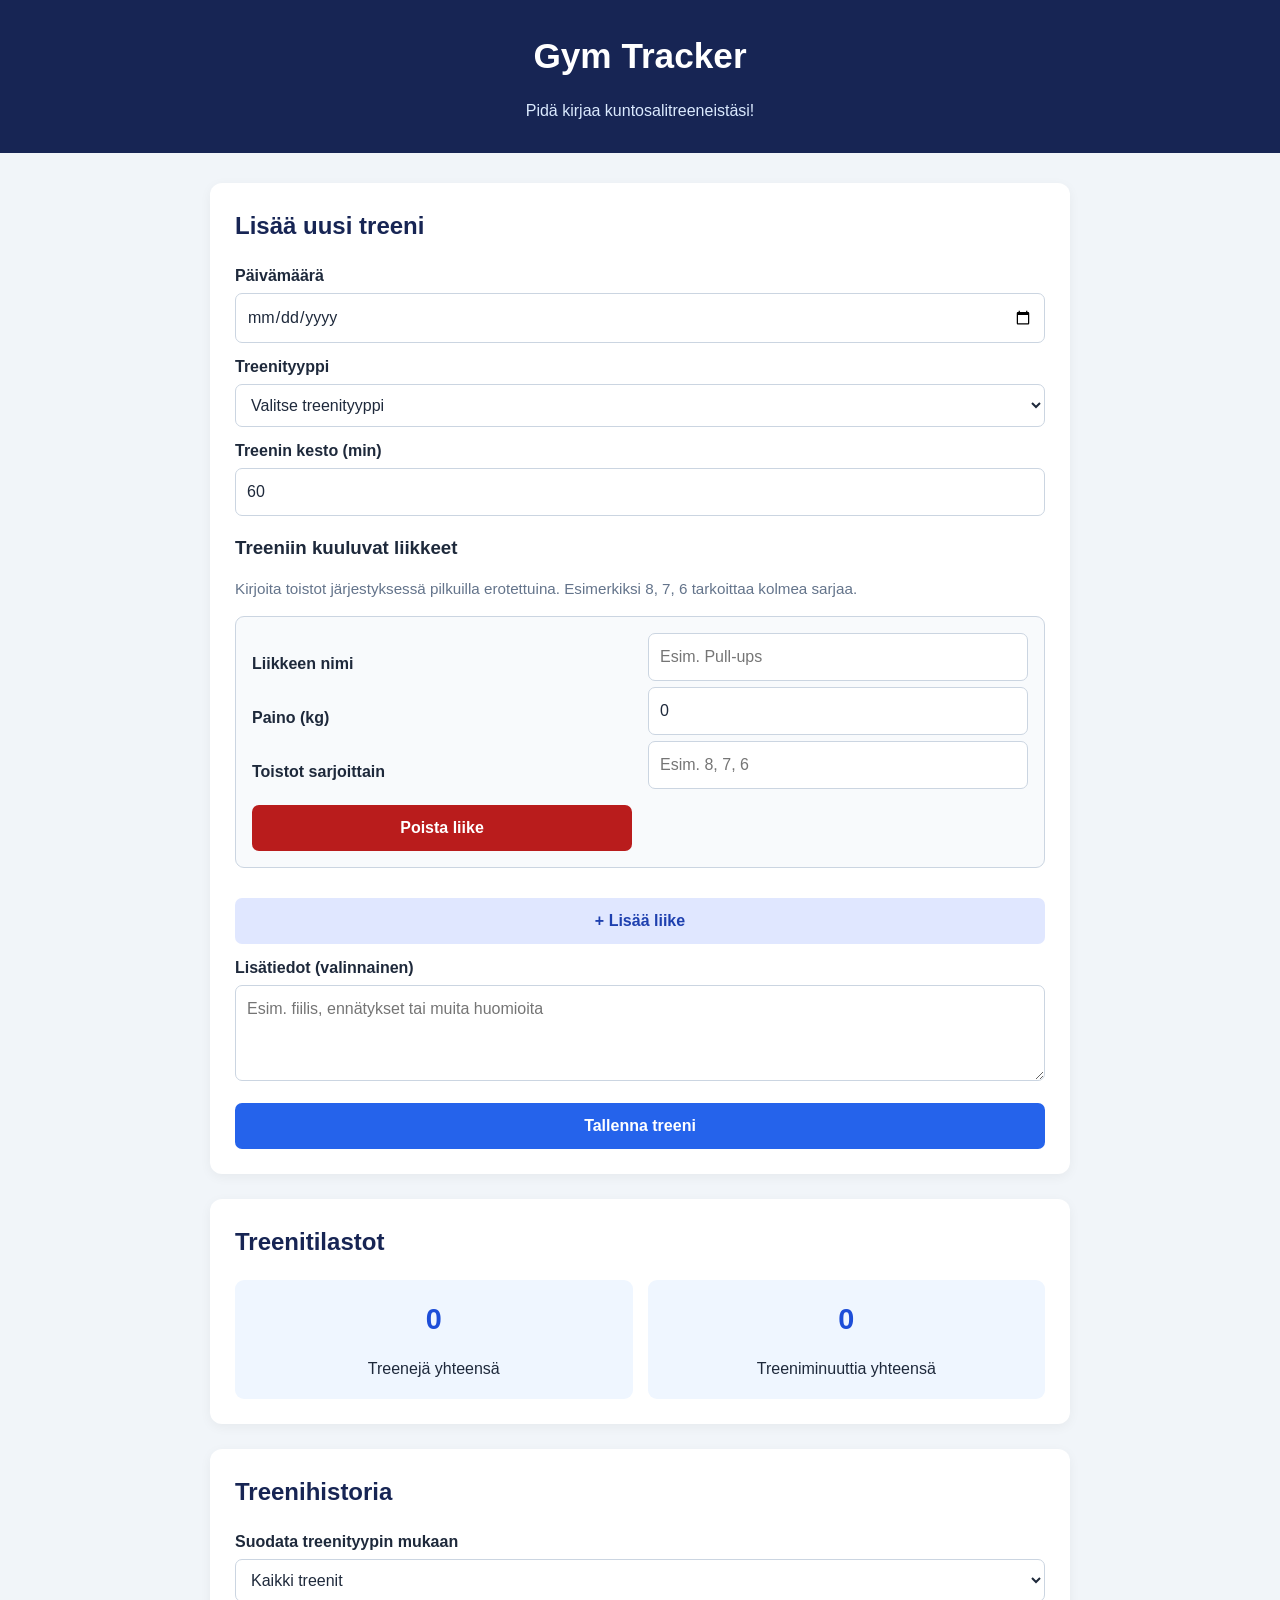
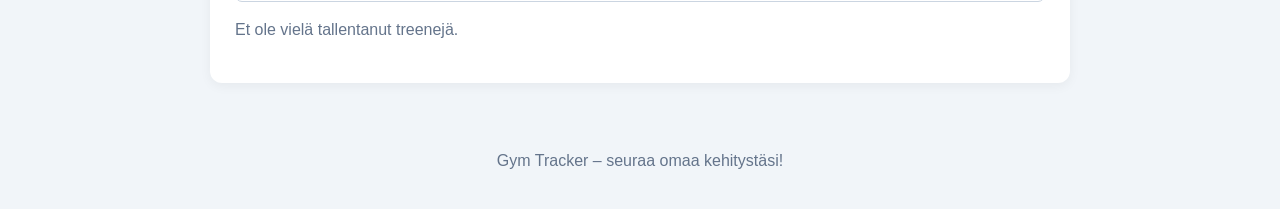
<file: Project 1/index.html>
<!DOCTYPE html>
<html lang="fi">
<head>
    <meta charset="UTF-8">
    <meta name="viewport" content="width=device-width, initial-scale=1.0">
    <title>Gym Tracker</title>
    <link rel="stylesheet" href="styles.css">
    <script src="script.js" defer></script>
</head>
<body>
    <header>
        <h1>Gym Tracker</h1>
        <p>Pidä kirjaa kuntosalitreeneistäsi!</p>
    </header>

    <main>
        <section class="card">
            <h2>Lisää uusi treeni</h2>

            <form id="workout-form">
                <label for="workout-date">Päivämäärä</label>
                <input type="date" id="workout-date" required>

                <label for="workout-type">Treenityyppi</label>
                <select id="workout-type" required>
                    <option value="">Valitse treenityyppi</option>
                    <option value="Pull">Pull</option>
                    <option value="Push">Push</option>
                    <option value="Legs">Legs</option>
                    <option value="Upper body">Upper body</option>
                    <option value="Lower body">Lower body</option>
                    <option value="Full body">Full body</option>
                    <option value="Cardio">Cardio</option>
                    <option value="Muu">Muu</option>
                </select>

                <div id="custom-type-container" hidden>
                    <label for="custom-type">Oma treenityyppi</label>
                    <input
                        type="text"
                        id="custom-type"
                        placeholder="Esim. Shoulders"
                    >
                </div>

                <label for="duration">Treenin kesto (min)</label>
                <input
                    type="number"
                    id="duration"
                    min="1"
                    max="600"
                    value="60"
                    required
                >

                <h3>Treeniin kuuluvat liikkeet</h3>
                <p class="help-text">
                    Kirjoita toistot järjestyksessä pilkuilla erotettuina.
                    Esimerkiksi 8, 7, 6 tarkoittaa kolmea sarjaa.
                </p>

                <div id="exercise-list"></div>

                <button type="button" id="add-exercise" class="secondary-button">
                    + Lisää liike
                </button>

                <label for="workout-notes">Lisätiedot (valinnainen)</label>
                <textarea
                    id="workout-notes"
                    rows="3"
                    placeholder="Esim. fiilis, ennätykset tai muita huomioita"
                ></textarea>

                <button type="submit">Tallenna treeni</button>
            </form>
        </section>

        <section class="card">
            <h2>Treenitilastot</h2>
            <div class="stats">
                <div class="stat">
                    <span id="workout-count">0</span>
                    <p>Treenejä yhteensä</p>
                </div>
                <div class="stat">
                    <span id="total-minutes">0</span>
                    <p>Treeniminuuttia yhteensä</p>
                </div>
            </div>
        </section>

        <section class="card">
            <h2>Treenihistoria</h2>

            <label for="history-filter">Suodata treenityypin mukaan</label>
            <select id="history-filter">
                <option value="all">Kaikki treenit</option>
                <option value="Pull">Pull</option>
                <option value="Push">Push</option>
                <option value="Legs">Legs</option>
                <option value="Upper body">Upper body</option>
                <option value="Lower body">Lower body</option>
                <option value="Full body">Full body</option>
                <option value="Cardio">Cardio</option>
                <option value="Muu">Muu</option>
            </select>

            <ul id="workout-history"></ul>
            <p id="empty-message">Et ole vielä tallentanut treenejä.</p>
        </section>
    </main>

    <footer>
        <p>Gym Tracker – seuraa omaa kehitystäsi!</p>
    </footer>
</body>
</html>
</file>
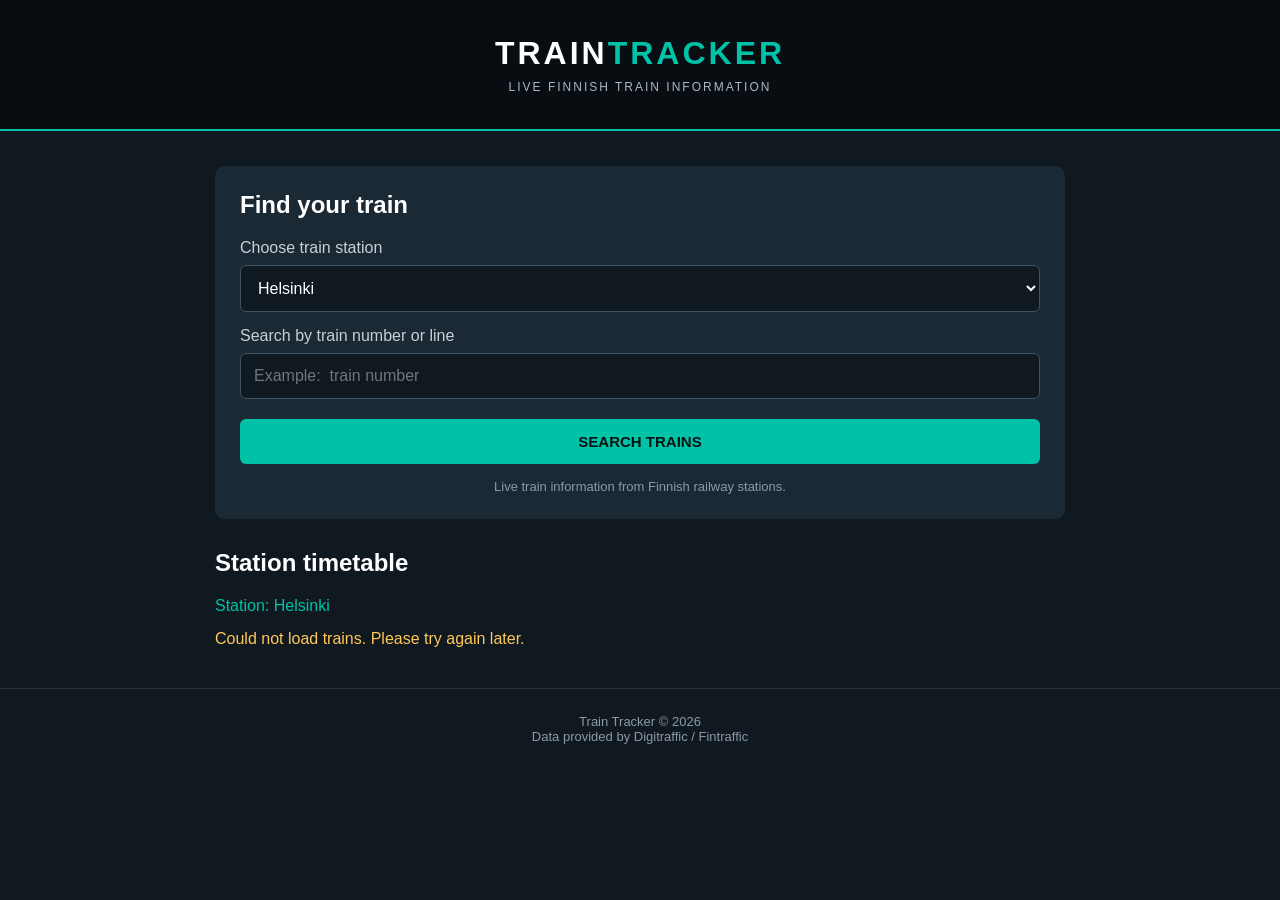
<file: Project2/index.html>
<!DOCTYPE html>
<html lang="en">
<head>
    <meta charset="UTF-8">
    <meta name="viewport" content="width=device-width, initial-scale=1.0">
    <title>Train Tracker</title>
    <link rel="stylesheet" href="styles.css">
    <script src="script.js" defer></script>
</head>
<body>

    <header>
        <h1>TRAIN<span>TRACKER</span></h1>
        <p>LIVE FINNISH TRAIN INFORMATION</p>
    </header>

    <main>
        <section class="search-box">
            <h2>Find your train</h2>

            <label for="station">Choose train station</label>
            <select id="station">
                <option value="HKI">Helsinki</option>
                <option value="PSL">Pasila</option>
                <option value="TKL">Tikkurila</option>
                <option value="TPE">Tampere</option>
            </select>

            <label for="search">Search by train number or line</label>
            <input
                id="search"
                type="text"
                placeholder="Example:  train number"
            >

            <button id="search-button">SEARCH TRAINS</button>

            <p class="info-text">
                Live train information from Finnish railway stations.
            </p>
        </section>

        <section class="results">
            <h2>Station timetable</h2>
            <p id="station-name">Choose a station to see trains.</p>
            <p id="message" aria-live="polite"></p>
            <div id="train-list"></div>
        </section>
    </main>

    <footer>
        <p>Train Tracker © 2026</p>
        <p>Data provided by Digitraffic / Fintraffic</p>
    </footer>

</body>
</html>
</file>
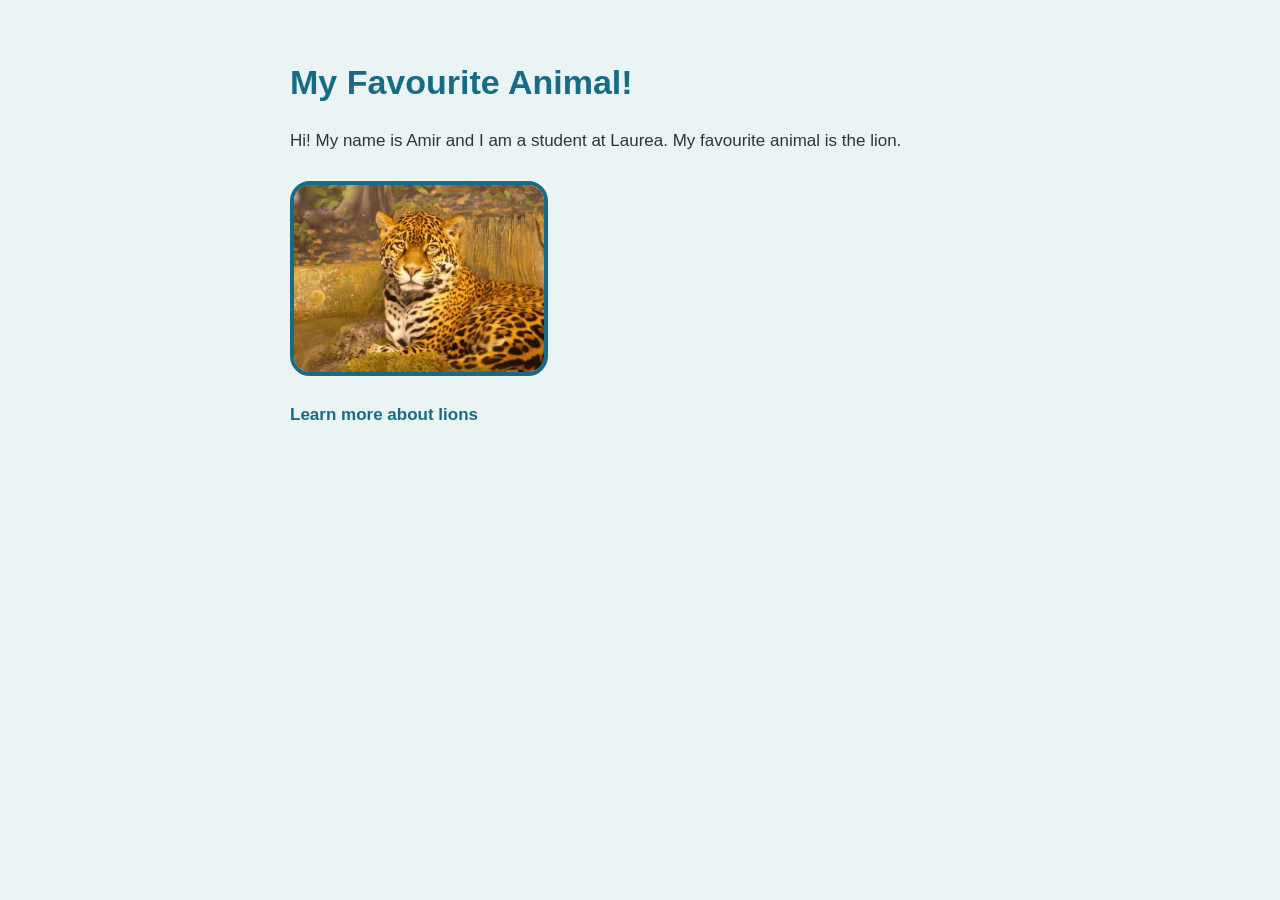
<file: Workshop1/index.html>
<!DOCTYPE html>
<html lang="en">
<head>
    <meta charset="UTF-8">
    <meta name="viewport" content="width=device-width, initial-scale=1.0">
    <title>My Favourite Animal</title>

   <link rel="stylesheet" href="styles.css">

</head>

<body>

<h1>My Favourite Animal!</h1>

<p>
    Hi! My name is Amir and I am a student at Laurea.
    My favourite animal is the lion.
</p>

<img src="animal.jfif" alt="A Lion">

<p>
    <a href="https://en.wikipedia.org/wiki/Lion" target="_blank">
        Learn more about lions
    </a>
</p>


        </a>
    </p>

</body>
</html>
</file>
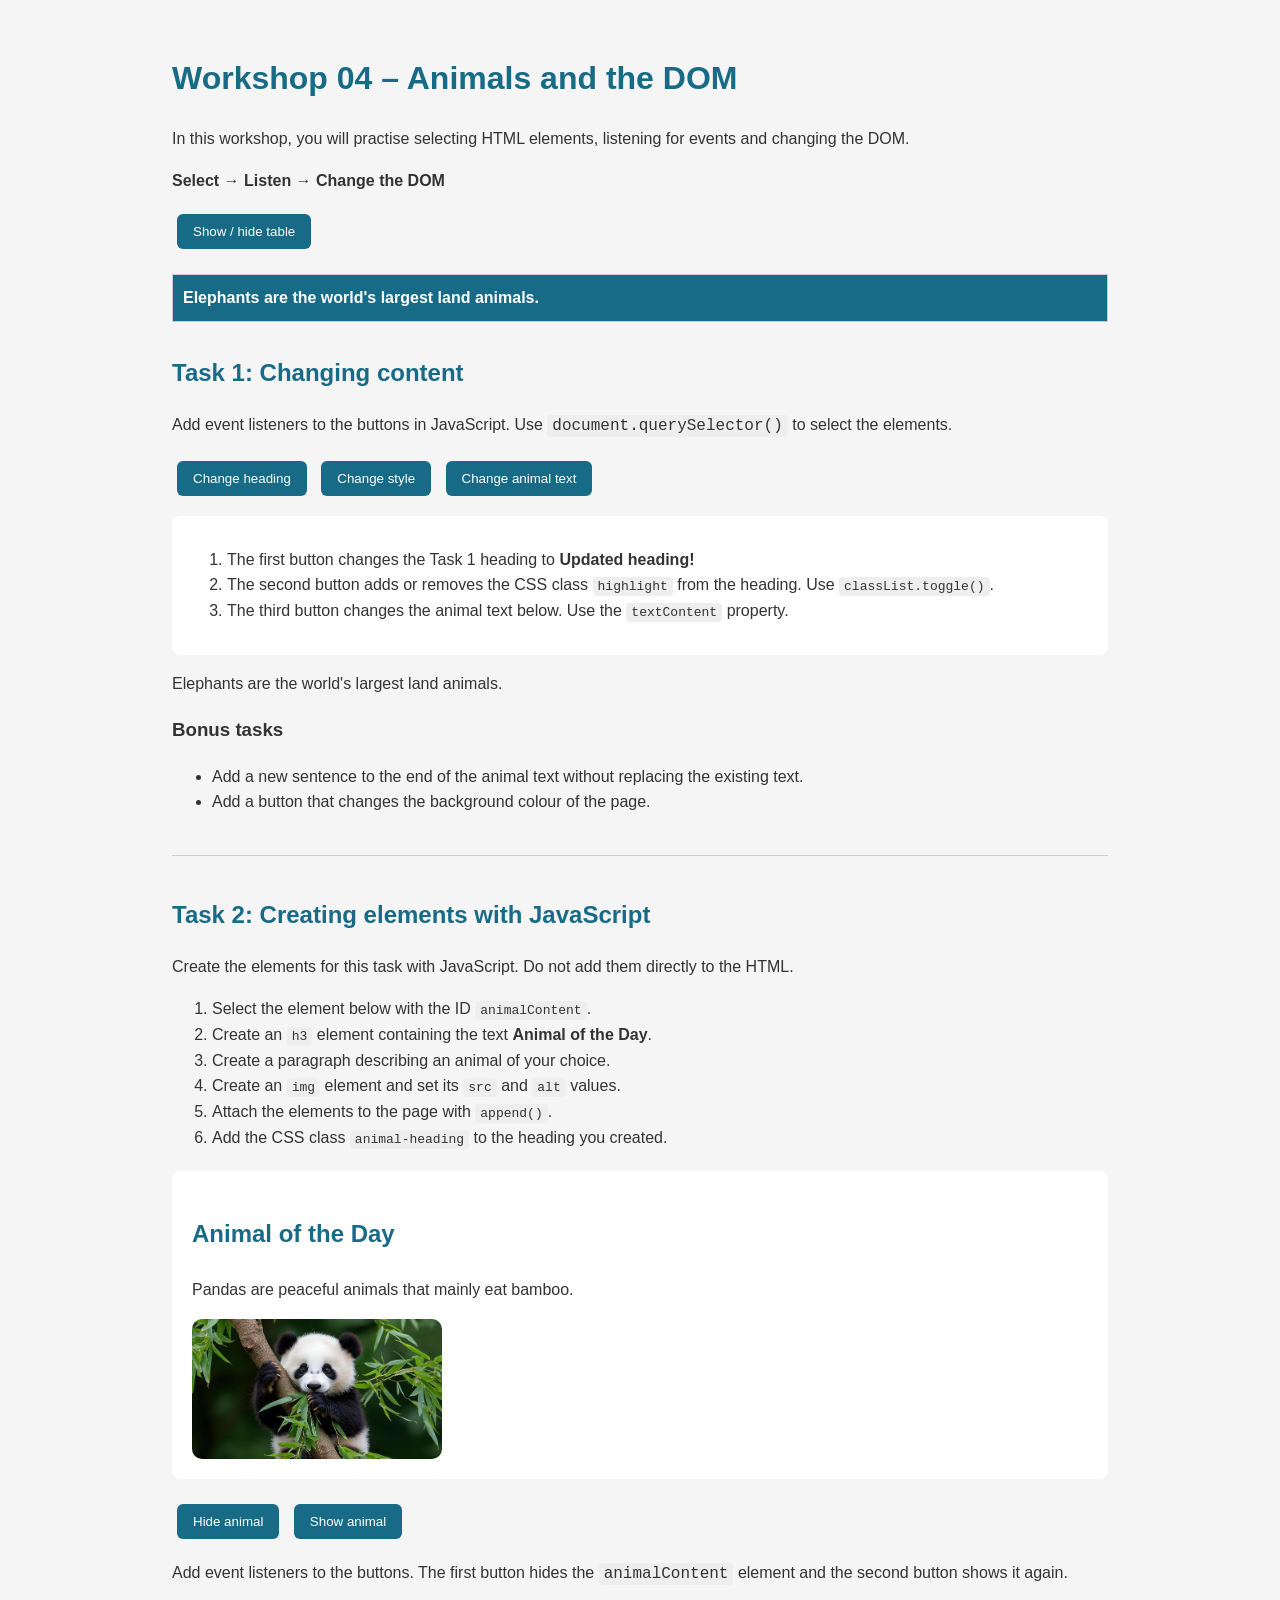
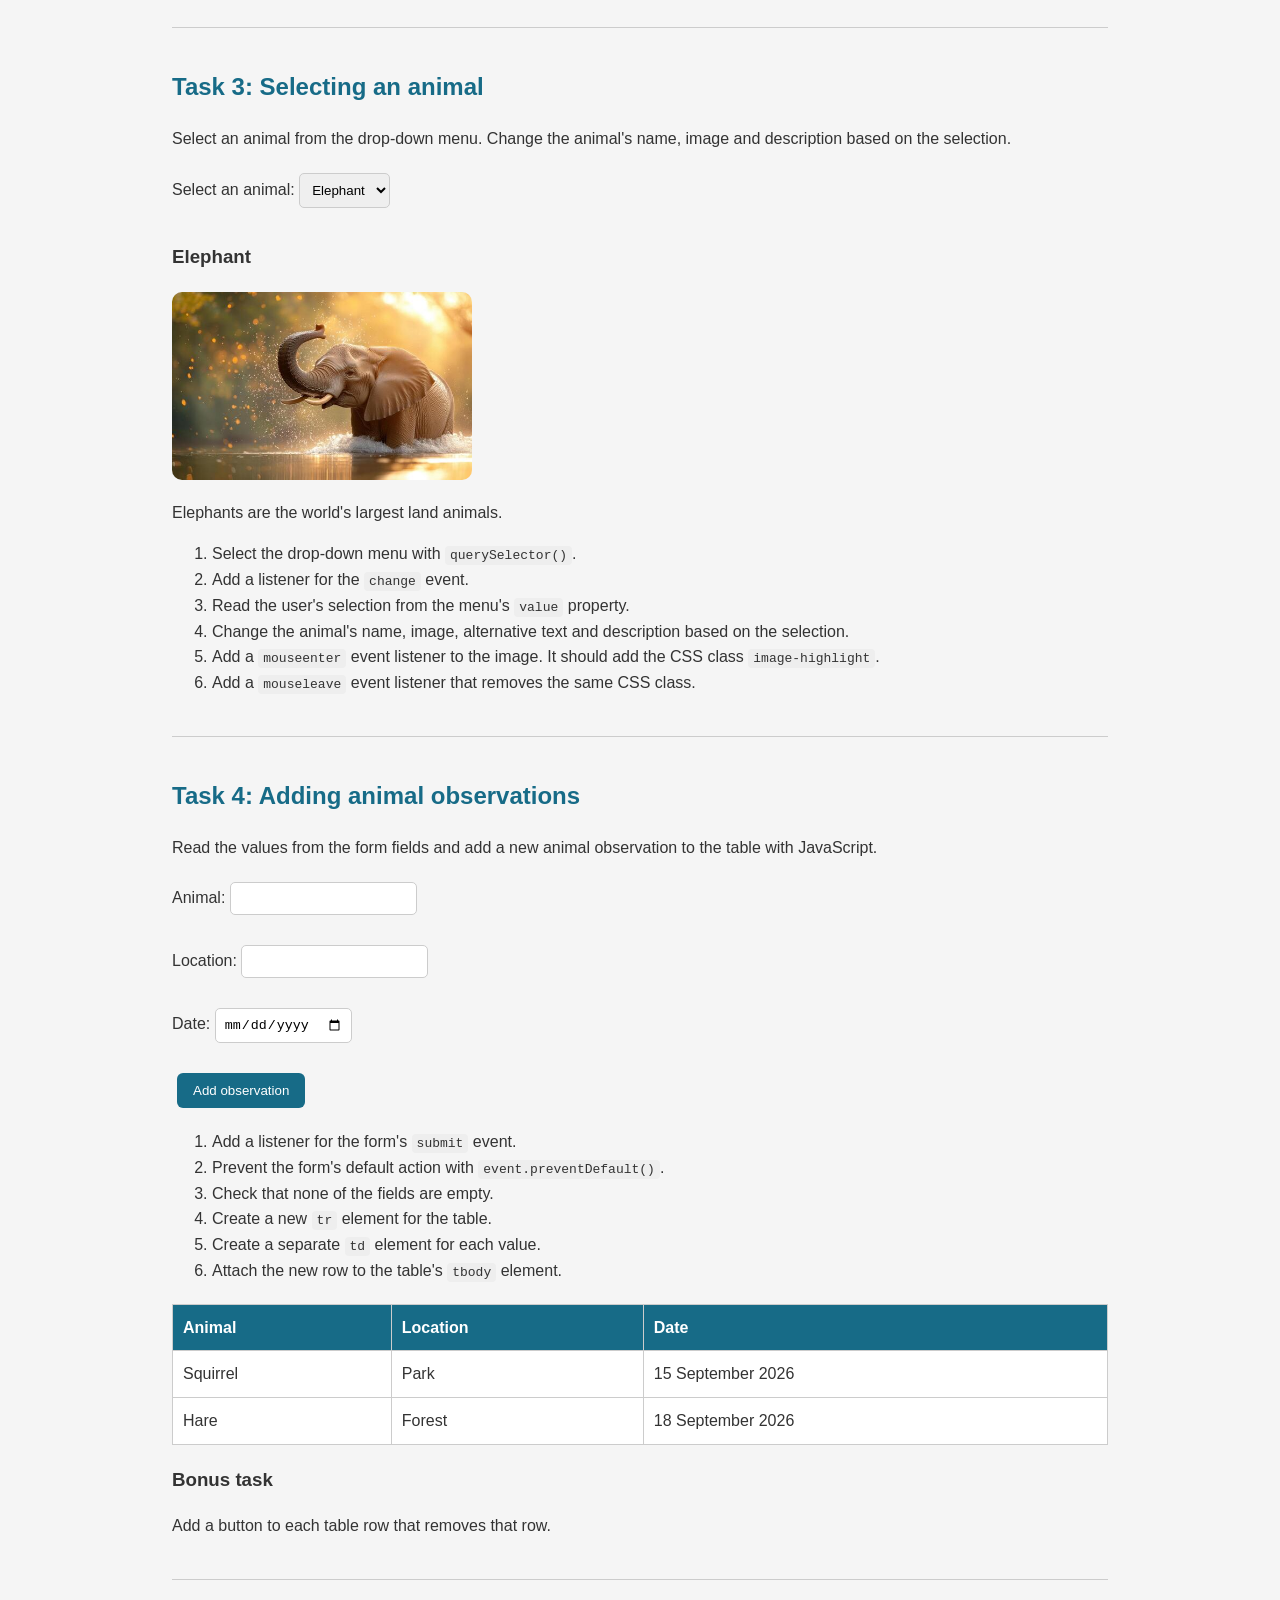
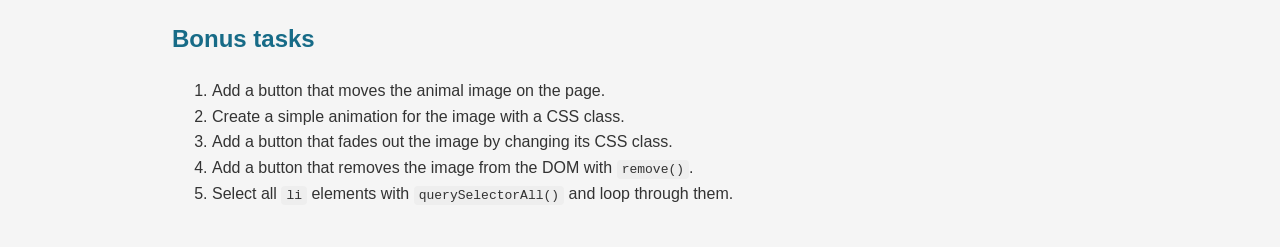
<file: Workshop4/index.html>
<!DOCTYPE html>
<html lang="en">

<head>
    <meta charset="UTF-8">
    <meta name="viewport" content="width=device-width, initial-scale=1.0">

    <title>Workshop 04 – DOM Scripting</title>

    <link rel="stylesheet" href="css/styles.css">
    <script src="js/script.js" defer></script>
</head>

<body>
    <header>
        <h1 id="mainHeading">Workshop 04 – Animals and the DOM</h1>

        <p>
            In this workshop, you will practise selecting HTML elements,
            listening for events and changing the DOM.
        </p>

        <p>
            <strong>Select → Listen → Change the DOM</strong>
        </p>

        <button id="animalButton">Show / hide table</button>

<table id="animalTable">
     <thead>
        <tr>
            <th>Elephants are the world's
                largest land animals.</th>
          
        </tr>
    </thead>

     
</table>


    </header>

    <main>
        <!-- TASK 1 -->
        <section>
            <h2 id="taskOneHeading">Task 1: Changing content</h2>

            <p>
                Add event listeners to the buttons in JavaScript.
                Use <code>document.querySelector()</code> to select the elements.
            </p>

            <div class="buttons">
                <button id="changeHeadingButton">
                    Change heading
                </button>

                <button id="changeStyleButton">
                    Change style
                </button>

                <button id="changeTextButton">
                    Change animal text
                </button>
            </div>

            <div class="instructions">
                <ol>
                    <li>
                        The first button changes the Task 1 heading to
                        <strong>Updated heading!</strong>
                    </li>

                    <li>
                        The second button adds or removes the CSS class
                        <code>highlight</code> from the heading.
                        Use <code>classList.toggle()</code>.
                    </li>

                    <li>
                        The third button changes the animal text below.
                        Use the <code>textContent</code> property.
                    </li>
                </ol>
            </div>

            <p id="animalText">
                Elephants are the world's largest land animals.
            </p>

            <h3>Bonus tasks</h3>

            <ul>
                <li>
                    Add a new sentence to the end of the animal text without
                    replacing the existing text.
                </li>

                <li>
                    Add a button that changes the background colour of the page.
                </li>
            </ul>
        </section>

        <hr>

        <!-- TASK 2 -->
        <section>
            <h2>Task 2: Creating elements with JavaScript</h2>

            <p>
                Create the elements for this task with JavaScript. Do not add
                them directly to the HTML.
            </p>

            <ol>
                <li>
                    Select the element below with the ID
                    <code>animalContent</code>.
                </li>

                <li>
                    Create an <code>h3</code> element containing the text
                    <strong>Animal of the Day</strong>.
                </li>

                <li>
                    Create a paragraph describing an animal of your choice.
                </li>

                <li>
                    Create an <code>img</code> element and set its
                    <code>src</code> and <code>alt</code> values.
                </li>

                <li>
                    Attach the elements to the page with
                    <code>append()</code>.
                </li>

                <li>
                    Add the CSS class <code>animal-heading</code> to the
                    heading you created.
                </li>
            </ol>

            <div id="animalContent"></div>

            <div class="buttons">
                <button id="hideAnimalButton">
                    Hide animal
                </button>

                <button id="showAnimalButton">
                    Show animal
                </button>
            </div>

            <p>
                Add event listeners to the buttons. The first button hides the
                <code>animalContent</code> element and the second button shows
                it again.
            </p>
        </section>

        <hr>

        <!-- TASK 3 -->
        <section>
            <h2>Task 3: Selecting an animal</h2>

            <p>
                Select an animal from the drop-down menu. Change the animal's
                name, image and description based on the selection.
            </p>

            <label for="animalSelect">Select an animal:</label>

            <select id="animalSelect">
                <option value="elephant">Elephant</option>
                <option value="tiger">Tiger</option>
                <option value="penguin">Penguin</option>
                <option value="panda">Panda</option>
            </select>

            <article id="selectedAnimal">
                <h3 id="animalName">Elephant</h3>

                <img
                    id="animalImage"
                    src="img/elephant.jpg"
                    alt="Elephant"
                >

                <p id="animalDescription">
                    Elephants are the world's largest land animals.
                </p>
            </article>

            <ol>
                <li>
                    Select the drop-down menu with
                    <code>querySelector()</code>.
                </li>

                <li>
                    Add a listener for the <code>change</code> event.
                </li>

                <li>
                    Read the user's selection from the menu's
                    <code>value</code> property.
                </li>

                <li>
                    Change the animal's name, image, alternative text and
                    description based on the selection.
                </li>

                <li>
                    Add a <code>mouseenter</code> event listener to the image.
                    It should add the CSS class <code>image-highlight</code>.
                </li>

                <li>
                    Add a <code>mouseleave</code> event listener that removes
                    the same CSS class.
                </li>
            </ol>
        </section>

        <hr>

        <!-- TASK 4 -->
        <section>
            <h2>Task 4: Adding animal observations</h2>

            <p>
                Read the values from the form fields and add a new animal
                observation to the table with JavaScript.
            </p>

            <form id="animalForm">
                <div>
                    <label for="observationAnimal">Animal:</label>

                    <input
                        type="text"
                        id="observationAnimal"
                        name="observationAnimal"
                    >
                </div>

                <div>
                    <label for="observationLocation">Location:</label>

                    <input
                        type="text"
                        id="observationLocation"
                        name="observationLocation"
                    >
                </div>

                <div>
                    <label for="observationDate">Date:</label>

                    <input
                        type="date"
                        id="observationDate"
                        name="observationDate"
                    >
                </div>

                <button type="submit">
                    Add observation
                </button>
            </form>

            <ol>
                <li>
                    Add a listener for the form's <code>submit</code> event.
                </li>

                <li>
                    Prevent the form's default action with
                    <code>event.preventDefault()</code>.
                </li>

                <li>
                    Check that none of the fields are empty.
                </li>

                <li>
                    Create a new <code>tr</code> element for the table.
                </li>

                <li>
                    Create a separate <code>td</code> element for each value.
                </li>

                <li>
                    Attach the new row to the table's <code>tbody</code> element.
                </li>
            </ol>

            <table id="observationTable">
                <thead>
                    <tr>
                        <th>Animal</th>
                        <th>Location</th>
                        <th>Date</th>
                    </tr>
                </thead>

                <tbody id="observationTableBody">
                    <tr>
                        <td>Squirrel</td>
                        <td>Park</td>
                        <td>15 September 2026</td>
                    </tr>

                    <tr>
                        <td>Hare</td>
                        <td>Forest</td>
                        <td>18 September 2026</td>
                    </tr>
                </tbody>
            </table>

            <h3>Bonus task</h3>

            <p>
                Add a button to each table row that removes that row.
            </p>
        </section>

        <hr>

        <!-- BONUS TASKS -->
        <section>
            <h2>Bonus tasks</h2>

            <ol>
                <li>
                    Add a button that moves the animal image on the page.
                </li>

                <li>
                    Create a simple animation for the image with a CSS class.
                </li>

                <li>
                    Add a button that fades out the image by changing its
                    CSS class.
                </li>

                <li>
                    Add a button that removes the image from the DOM with
                    <code>remove()</code>.
                </li>

                <li>
                    Select all <code>li</code> elements with
                    <code>querySelectorAll()</code> and loop through them.
                </li>
            </ol>
        </section>
    </main>
</body>

</html>
</file>
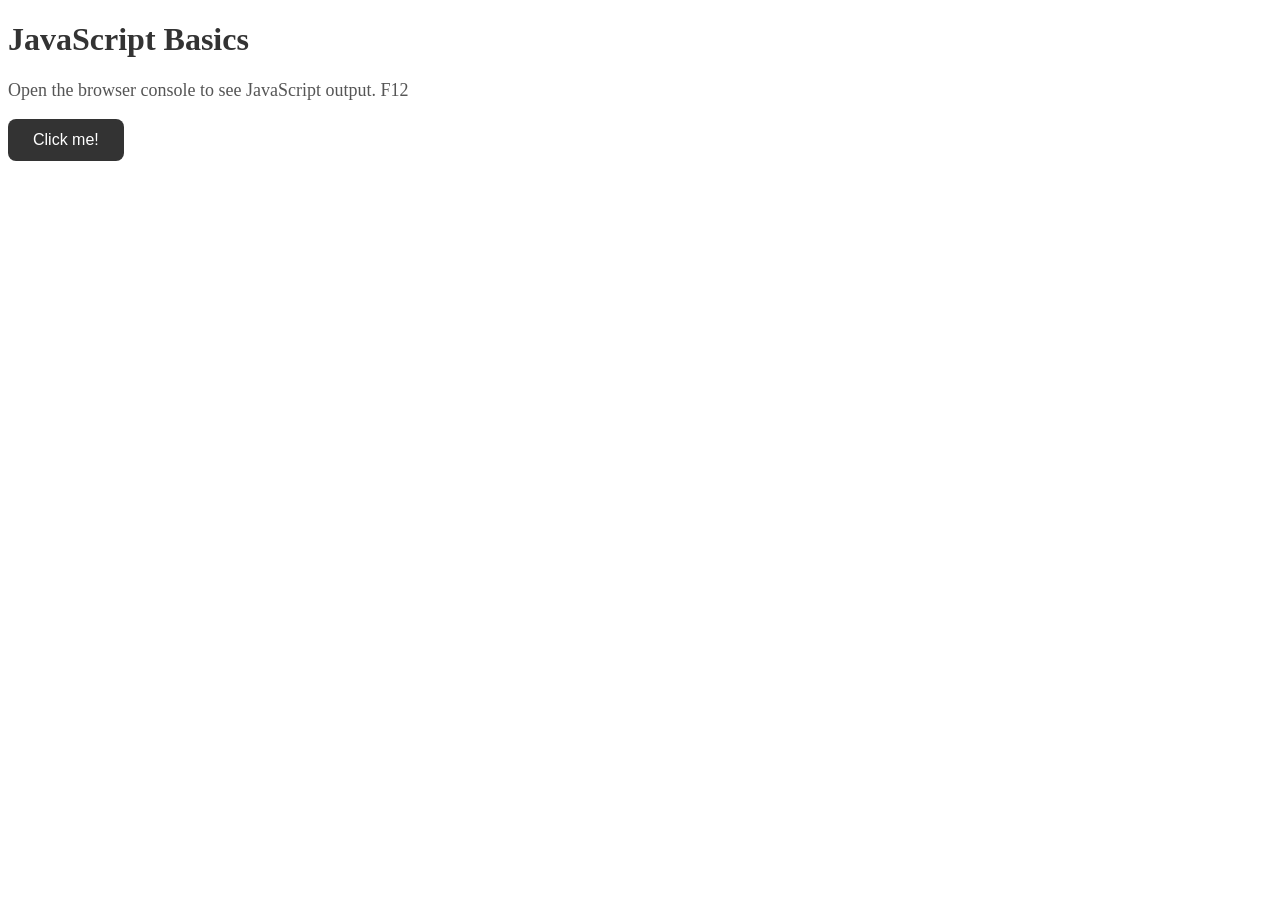
<file: WS02_JavaScript_Basics/index.html>
<!DOCTYPE html>
<html lang="en">

<head>
    <meta charset="UTF-8">
    <meta name="viewport" content="width=device-width, initial-scale=1.0">
    <title>JavaScript Basics</title>
    <link rel="stylesheet" href="styles.css">
</head>

<body>

    <h1>JavaScript Basics</h1>

    <p>Open the browser console to see JavaScript output. F12</p>

    <button onclick="showMessage()">Click me!</button>

    <script src="js/script.js"></script>

</body>
</html>
</file>
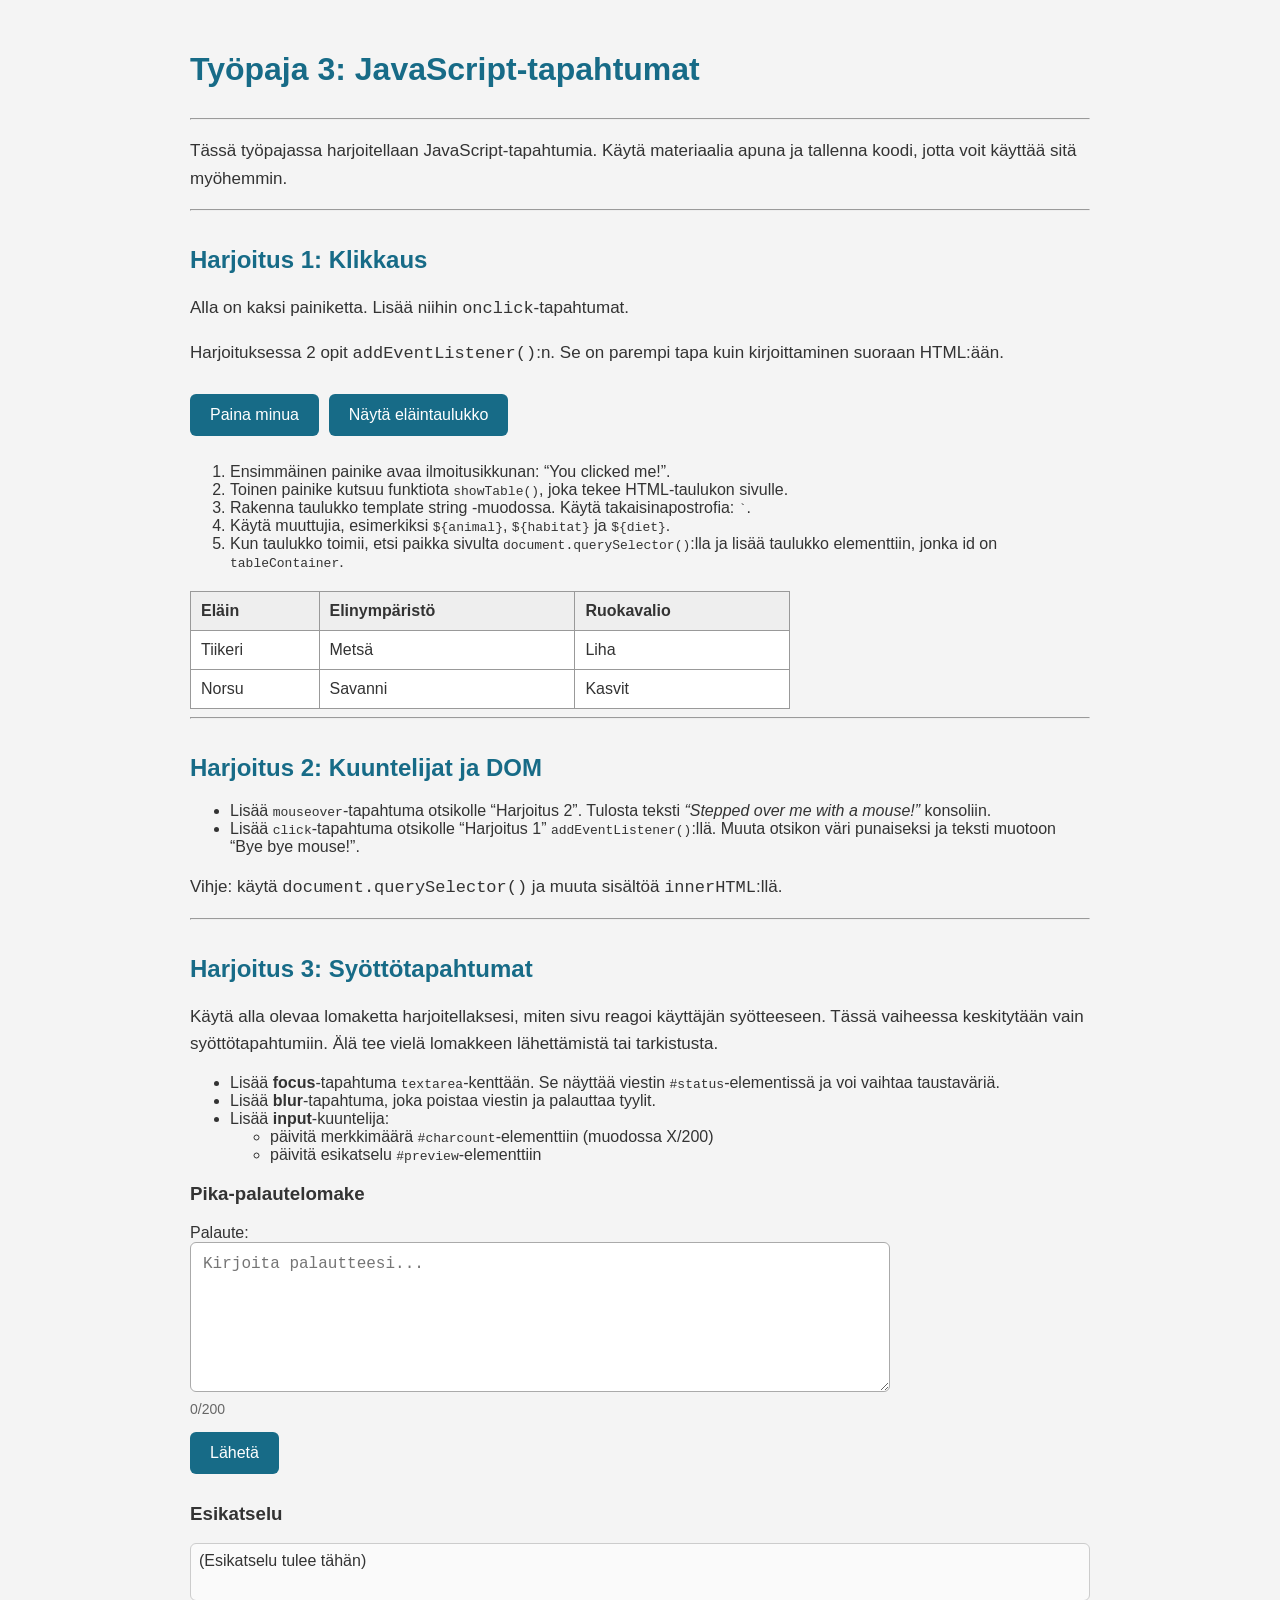
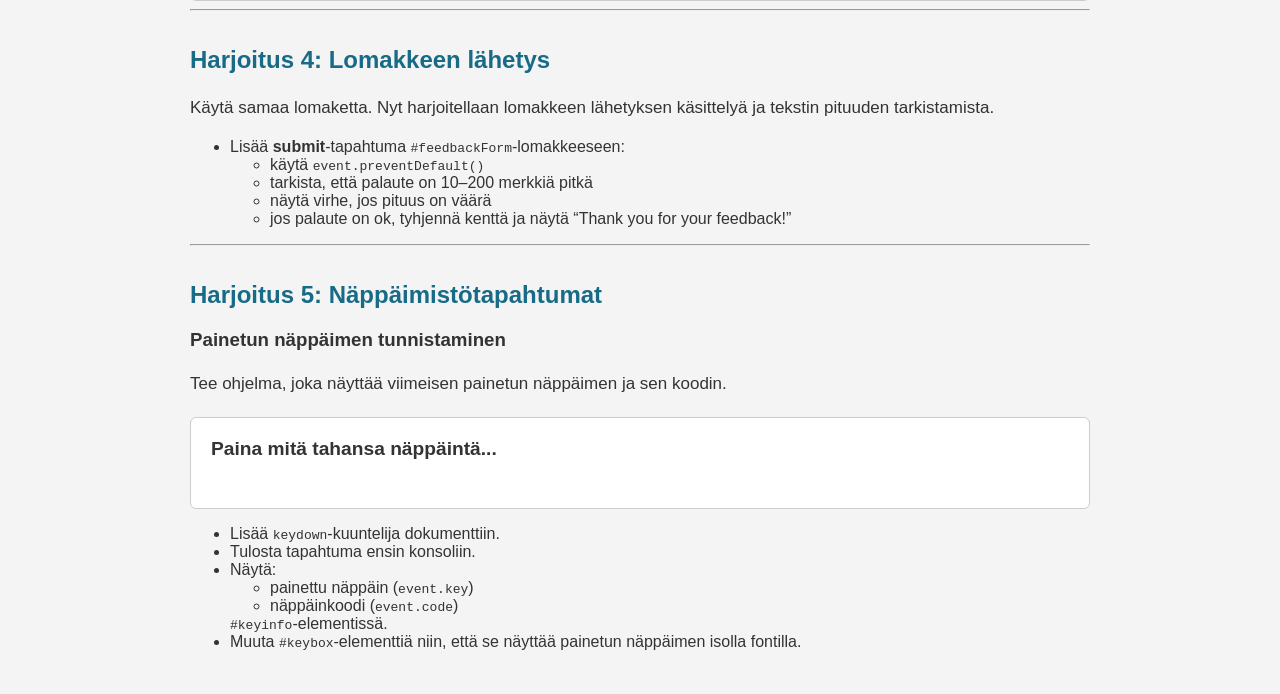
<file: Workshop3/Workshop03-Fin.html>
<!DOCTYPE html>
<html lang="fi">
<head>
    <meta charset="utf-8">
    <title>Työpaja 3</title>
    <link rel="stylesheet" href="css/styles.css">
    <script src="js/script.js" defer></script>
</head>

<body class="ws3">
    <h1>Työpaja 3: JavaScript-tapahtumat</h1>
    <hr>
    <p>
        Tässä työpajassa harjoitellaan JavaScript-tapahtumia.
        Käytä materiaalia apuna ja tallenna koodi, jotta voit käyttää sitä myöhemmin.
    </p>
    <hr>

    <!-- Harjoitus 1 -->
    <h2>Harjoitus 1: Klikkaus</h2>
    <p>Alla on kaksi painiketta. Lisää niihin <code>onclick</code>-tapahtumat.</p>
    <p>Harjoituksessa 2 opit <code>addEventListener()</code>:n. Se on parempi tapa kuin kirjoittaminen suoraan HTML:ään.</p>

    <p>
<button onclick="alert('You clicked me!')">Paina minua</button>
<button onclick="showTable()">Näytä eläintaulukko</button>
    </p>

    <div id="tableContainer"></div>

    <ol>
        <li>Ensimmäinen painike avaa ilmoitusikkunan: “You clicked me!”.</li>
        <li>Toinen painike kutsuu funktiota <code>showTable()</code>, joka tekee HTML-taulukon sivulle.</li>
        <li>Rakenna taulukko template string -muodossa. Käytä takaisinapostrofia: <code>`</code>.</li>
        <li>Käytä muuttujia, esimerkiksi <code>${animal}</code>, <code>${habitat}</code> ja <code>${diet}</code>.</li>
        <li>Kun taulukko toimii, etsi paikka sivulta <code>document.querySelector()</code>:lla ja lisää taulukko elementtiin, jonka id on <code>tableContainer</code>.</li>
    </ol>

    <table id="example" class="display">
        <thead>
            <tr>
                <th>Eläin</th>
                <th>Elinympäristö</th>
                <th>Ruokavalio</th>
            </tr>
        </thead>
        <tbody>
            <tr>
                <td>Tiikeri</td>
                <td>Metsä</td>
                <td>Liha</td>
            </tr>
            <tr>
                <td>Norsu</td>
                <td>Savanni</td>
                <td>Kasvit</td>
            </tr>
        </tbody>
    </table>

    <hr>

    <!-- Harjoitus 2 -->
    <h2>Harjoitus 2: Kuuntelijat ja DOM</h2>
    <ul>
        <li>Lisää <code>mouseover</code>-tapahtuma otsikolle “Harjoitus 2”. Tulosta teksti <em>“Stepped over me with a mouse!”</em> konsoliin.</li>
        <li>Lisää <code>click</code>-tapahtuma otsikolle “Harjoitus 1” <code>addEventListener()</code>:llä. Muuta otsikon väri punaiseksi ja teksti muotoon “Bye bye mouse!”.</li>
    </ul>
    <p>Vihje: käytä <code>document.querySelector()</code> ja muuta sisältöä <code>innerHTML</code>:llä.</p>

    <hr>

    <!-- Harjoitus 3 -->
    <h2>Harjoitus 3: Syöttötapahtumat</h2>
    <p>
        Käytä alla olevaa lomaketta harjoitellaksesi, miten sivu reagoi käyttäjän syötteeseen.
        Tässä vaiheessa keskitytään vain syöttötapahtumiin. Älä tee vielä lomakkeen lähettämistä tai tarkistusta.
    </p>

    <ul>
        <li>Lisää <strong>focus</strong>-tapahtuma <code>textarea</code>-kenttään. Se näyttää viestin <code>#status</code>-elementissä ja voi vaihtaa taustaväriä.</li>
        <li>Lisää <strong>blur</strong>-tapahtuma, joka poistaa viestin ja palauttaa tyylit.</li>
        <li>Lisää <strong>input</strong>-kuuntelija:
            <ul>
                <li>päivitä merkkimäärä <code>#charcount</code>-elementtiin (muodossa X/200)</li>
                <li>päivitä esikatselu <code>#preview</code>-elementtiin</li>
            </ul>
        </li>
    </ul>

    <h3>Pika-palautelomake</h3>

    <form id="feedbackForm" novalidate>
        <label for="feedback">Palaute:</label><br>
        <textarea id="feedback" placeholder="Kirjoita palautteesi..." rows="5"></textarea><br>

        <div style="margin: 4px 0;">
            <span id="charcount">0/200</span>
            <span id="status" aria-live="polite" style="margin-left: 8px; color: #666;"></span>
        </div>

        <button id="sendBtn" type="submit">Lähetä</button>
    </form>

    <h3>Esikatselu</h3>
    <div id="preview" style="border: 1px solid #ccc; padding: 8px; min-height: 40px; background: #fafafa;">
        (Esikatselu tulee tähän)
    </div>

    <hr>

    <!-- Harjoitus 4 -->
    <h2>Harjoitus 4: Lomakkeen lähetys</h2>
    <p>
        Käytä samaa lomaketta. Nyt harjoitellaan lomakkeen lähetyksen käsittelyä ja tekstin pituuden tarkistamista.
    </p>

    <ul>
        <li>Lisää <strong>submit</strong>-tapahtuma <code>#feedbackForm</code>-lomakkeeseen:
            <ul>
                <li>käytä <code>event.preventDefault()</code></li>
                <li>tarkista, että palaute on 10–200 merkkiä pitkä</li>
                <li>näytä virhe, jos pituus on väärä</li>
                <li>jos palaute on ok, tyhjennä kenttä ja näytä “Thank you for your feedback!”</li>
            </ul>
        </li>
    </ul>

    <hr>

    <!-- Harjoitus 5 -->
    <h2>Harjoitus 5: Näppäimistötapahtumat</h2>

    <h3>Painetun näppäimen tunnistaminen</h3>

    <p>
        Tee ohjelma, joka näyttää viimeisen painetun näppäimen ja sen koodin.
    </p>

    <div id="keybox" style="padding: 20px; border: 1px solid #ccc; font-size: 1.2em;">
        Paina mitä tahansa näppäintä...
    </div>

    <p id="keyinfo"></p>

    <ul>
        <li>Lisää <code>keydown</code>-kuuntelija dokumenttiin.</li>
        <li>Tulosta tapahtuma ensin konsoliin.</li>
        <li>Näytä:
            <ul>
                <li>painettu näppäin (<code>event.key</code>)</li>
                <li>näppäinkoodi (<code>event.code</code>)</li>
            </ul>
            <code>#keyinfo</code>-elementissä.
        </li>
        <li>
            Muuta <code>#keybox</code>-elementtiä niin, että se näyttää painetun näppäimen isolla fontilla.
        </li>
    </ul>

</body>
</html>
</file>
<file: Project 1/styles.css>
* {
    box-sizing: border-box;
}

body {
    margin: 0;
    font-family: Arial, sans-serif;
    background: #f1f5f9;
    color: #1e293b;
    line-height: 1.5;
}

header {
    background: #172554;
    color: white;
    text-align: center;
    padding: 30px 20px;
}

header h1 {
    margin: 0;
    font-size: 2.2rem;
}

header p {
    margin-bottom: 0;
    color: #dbeafe;
}

main {
    max-width: 900px;
    margin: 30px auto;
    padding: 0 20px;
}

.card {
    background: white;
    padding: 25px;
    margin-bottom: 25px;
    border-radius: 12px;
    box-shadow: 0 3px 12px #0000000d;
}

h2 {
    margin-top: 0;
    color: #172554;
}

h3 {
    margin-bottom: 10px;
}

label {
    display: block;
    margin-top: 12px;
    margin-bottom: 5px;
    font-weight: bold;
}

input,
select,
textarea,
button {
    width: 100%;
    padding: 11px;
    font: inherit;
    border-radius: 7px;
}

input,
select,
textarea {
    border: 1px solid #cbd5e1;
    background: white;
    color: #1e293b;
}

input:focus,
select:focus,
textarea:focus {
    outline: 2px solid #93c5fd;
    border-color: #2563eb;
}

button {
    margin-top: 15px;
    border: none;
    background: #2563eb;
    color: white;
    font-weight: bold;
    cursor: pointer;
}

button:hover {
    background: #1d4ed8;
}

.secondary-button {
    background: #e0e7ff;
    color: #1e40af;
}

.secondary-button:hover {
    background: #c7d2fe;
}

.delete-button {
    background: #b91c1c;
}

.delete-button:hover {
    background: #991b1b;
}

.help-text {
    color: #64748b;
    font-size: 0.95rem;
}

.exercise-row {
    display: grid;
    grid-template-columns: 1fr;
    gap: 6px;
    padding: 16px;
    margin: 15px 0;
    background: #f8fafc;
    border: 1px solid #cbd5e1;
    border-radius: 9px;
}

.exercise-row label {
    margin-top: 6px;
}

.exercise-row button {
    margin-top: 10px;
}

.stats {
    display: grid;
    grid-template-columns: repeat(2, minmax(0, 1fr));
    gap: 15px;
}

.stat {
    background: #eff6ff;
    padding: 18px;
    border-radius: 9px;
    text-align: center;
}

.stat span {
    color: #1d4ed8;
    font-size: 1.8rem;
    font-weight: bold;
}

.stat p {
    margin-bottom: 0;
}

#workout-history {
    padding: 0;
    list-style: none;
}

.workout-item {
    background: #f8fafc;
    border: 1px solid #e2e8f0;
    border-radius: 9px;
    padding: 18px;
    margin-top: 18px;
    overflow-wrap: anywhere;
}

.workout-item > h3 {
    color: #1d4ed8;
}

.saved-exercise {
    background: white;
    border-left: 4px solid #2563eb;
    padding: 10px 14px;
    margin: 12px 0;
    border-radius: 5px;
}

.saved-exercise h4 {
    margin: 0 0 8px;
}

.saved-exercise p {
    margin: 4px 0;
}

#empty-message {
    color: #64748b;
}

#custom-type-container[hidden],
#empty-message[hidden] {
    display: none;
}

footer {
    text-align: center;
    padding: 20px;
    color: #64748b;
}

@media (min-width: 650px) {
    .exercise-row {
        grid-template-columns: 1fr 1fr;
        column-gap: 16px;
    }

    .exercise-row label {
        align-self: end;
    }
}

@media (max-width: 480px) {
    main {
        padding: 0 12px;
        margin-top: 15px;
    }

    .card {
        padding: 17px;
    }

    .stats {
        grid-template-columns: 1fr;
    }
}
</file>
<file: Project2/styles.css>
* {
    box-sizing: border-box;
    margin: 0;
    padding: 0;
}

body {
    font-family: Arial, sans-serif;
    background: #101820;
    color: white;
    min-height: 100vh;
}

header {
    text-align: center;
    padding: 35px 15px;
    background: #080d12;
    border-bottom: 2px solid #00c2a8;
}

header h1 {
    font-size: 32px;
    letter-spacing: 3px;
}

header h1 span {
    color: #00c2a8;
}

header p {
    color: #aab7c4;
    margin-top: 8px;
    font-size: 12px;
    letter-spacing: 2px;
}

main {
    width: 90%;
    max-width: 850px;
    margin: 35px auto;
}

.search-box {
    background: #1b2935;
    padding: 25px;
    border-radius: 10px;
    margin-bottom: 30px;
}

h2 {
    margin-bottom: 20px;
}

label {
    display: block;
    margin: 15px 0 8px;
    color: #c5d0d9;
}

input, select {
    width: 100%;
    padding: 13px;
    border: 1px solid #40515f;
    border-radius: 6px;
    background: #101820;
    color: white;
    font-size: 16px;
}

input:focus, select:focus {
    outline: 2px solid #00c2a8;
    border-color: #00c2a8;
}

button {
    width: 100%;
    padding: 14px;
    margin-top: 20px;
    border: none;
    border-radius: 6px;
    background: #00c2a8;
    color: #071411;
    font-weight: bold;
    cursor: pointer;
    font-size: 15px;
}

button:hover {
    background: #00a991;
}

button:focus {
    outline: 2px solid white;
    outline-offset: 3px;
}

.info-text {
    color: #8b9aa7;
    font-size: 13px;
    margin-top: 15px;
    text-align: center;
}

.results {
    margin-bottom: 40px;
}

#station-name {
    color: #00c2a8;
    margin-bottom: 15px;
}

#message {
    color: #ffc857;
    margin: 15px 0;
}

.train-card {
    background: #1b2935;
    padding: 18px;
    border-radius: 8px;
    margin-bottom: 12px;
    border-left: 4px solid #00c2a8;
    transition: transform 0.2s;
}

.train-card:hover {
    transform: translateY(-3px);
}

.train-card h3 {
    margin-bottom: 10px;
    color: #00c2a8;
}

.train-card p {
    color: #c5d0d9;
    margin-top: 6px;
}

.delay {
    color: #ffc857 !important;
}

footer {
    text-align: center;
    padding: 25px;
    color: #8b9aa7;
    font-size: 13px;
    border-top: 1px solid #263642;
}

@media (max-width: 600px) {
    header h1 {
        font-size: 25px;
    }

    main {
        width: 92%;
        margin: 25px auto;
    }

    .search-box {
        padding: 18px;
    }
}
</file>
<file: Workshop1/styles.css>
/* Style the whole page */

body {
    font-family: Arial, sans-serif;
    max-width: 700px;
    background-color: #eaf4f4;
    padding: 40px;
    margin: 0 auto;
}

/* Style the main heading */

h1 {
    color: #176b87;
    font-size: 34px;
    margin-bottom: 25px;
}

/* Style all paragraphs */

p {
    color: #333333;
    font-size: 17px;
    line-height: 1.7;
}

/* Style the image */

img {
    display: block;
    width: 250px;
    max-width: 100%;
    margin: 25px 0;
    border-radius: 20px;
    border: 4px solid #176b87;
}

/* Style the link */

a {
    color: #176b87;
    font-weight: bold;
    text-decoration: none;
}

/* Change the link when the mouse is over it */

a:hover {
    color: #d35400;
    text-decoration: underline;
}
</file>
<file: Workshop4/css/styles.css>
* {
    box-sizing: border-box;
}

body {
    max-width: 1000px;
    margin: 0 auto;
    padding: 2rem;
    font-family: Arial, sans-serif;
    line-height: 1.6;
    color: #333333;
    background-color: #f5f5f5;
}

h1 {
    color: #176b87;
}

h2 {
    color: #176b87;
    margin-top: 2rem;
}

h3 {
    color: #333333;
}

p {
    font-size: 16px;
}

button {
    padding: 10px 16px;
    margin: 5px;
    border: none;
    border-radius: 6px;
    background-color: #176b87;
    color: white;
    cursor: pointer;
}

button:hover {
    background-color: #0f4f64;
}

.buttons {
    margin: 15px 0;
}

.instructions {
    background-color: white;
    padding: 15px;
    border-radius: 8px;
}

.highlight {
    color: white;
    background-color: #176b87;
    padding: 10px;
    border-radius: 6px;
}

.hidden {
    display: none;
}

.animal-heading {
    color: #176b87;
    font-size: 24px;
}

#animalContent {
    background-color: white;
    padding: 20px;
    margin: 20px 0;
    border-radius: 8px;
}

#animalContent img {
    width: 250px;
    max-width: 100%;
    border-radius: 10px;
    display: block;
    margin-top: 15px;
}

#animalImage {
    width: 300px;
    max-width: 100%;
    border-radius: 10px;
    display: block;
    margin: 20px 0;
    transition: 0.3s;
}

.image-highlight {
    transform: scale(1.05);
    border: 4px solid #176b87;
}

select,
input {
    padding: 8px;
    margin: 5px 0 15px 0;
    border: 1px solid #cccccc;
    border-radius: 5px;
}

form div {
    margin-bottom: 10px;
}

table {
    width: 100%;
    border-collapse: collapse;
    margin: 20px 0;
    background-color: white;
}

th,
td {
    border: 1px solid #cccccc;
    padding: 10px;
    text-align: left;
}

th {
    background-color: #176b87;
    color: white;
}

hr {
    margin: 40px 0;
    border: none;
    border-top: 1px solid #cccccc;
}

code {
    background-color: #eeeeee;
    padding: 2px 5px;
    border-radius: 4px;
}
</file>
<file: WS02_JavaScript_Basics/styles.css>
```css
body {
    font-family: Arial, sans-serif;
    background-color: #eeeeee;
    max-width: 700px;
    margin: 0 auto;
    padding: 50px;
}

h1 {
    color: #333333;
}

p {
    font-size: 18px;
    color: #555555;
}

button {
    background-color: #333333;
    color: white;
    padding: 12px 25px;
    border: none;
    border-radius: 8px;
    font-size: 16px;
    cursor: pointer;
}

button:hover {
    background-color: #555555;
}
```
</file>
<file: Workshop3/css/styles.css>
body {
    font-family: Arial, sans-serif;
    max-width: 900px;
    margin: 0 auto;
    padding: 30px;
    background-color: #f4f4f4;
    color: #333333;
}

h1 {
    color: #176b87;
    margin-bottom: 30px;
}

h2 {
    color: #176b87;
    margin-top: 35px;
    cursor: pointer;
}

p {
    font-size: 17px;
    line-height: 1.6;
}

button {
    background-color: #176b87;
    color: white;
    border: none;
    padding: 12px 20px;
    margin: 10px 5px 10px 0;
    border-radius: 6px;
    font-size: 16px;
    cursor: pointer;
}

button:hover {
    background-color: #0f4f65;
}

textarea {
    width: 100%;
    max-width: 700px;
    min-height: 150px;
    padding: 12px;
    font-size: 16px;
    border: 1px solid #aaaaaa;
    border-radius: 6px;
    box-sizing: border-box;
}

textarea:focus {
    outline: 2px solid #176b87;
}

#status {
    margin-top: 10px;
    font-weight: bold;
}

#charcount {
    margin-top: 5px;
    font-size: 14px;
    color: #666666;
}

#preview {
    background-color: white;
    border: 1px solid #cccccc;
    padding: 15px;
    min-height: 40px;
    margin-top: 10px;
    border-radius: 6px;
}

table {
    border-collapse: collapse;
    margin-top: 20px;
    width: 100%;
    max-width: 600px;
    background-color: white;
}

th,
td {
    border: 1px solid #999999;
    padding: 10px;
    text-align: left;
}

th {
    background-color: #eeeeee;
}

#keybox {
    font-size: 40px;
    font-weight: bold;
    margin-top: 20px;
    padding: 20px;
    background-color: white;
    border: 1px solid #cccccc;
    border-radius: 6px;
    min-height: 50px;
}

#keyinfo {
    margin-top: 10px;
    font-size: 16px;
}
</file>
